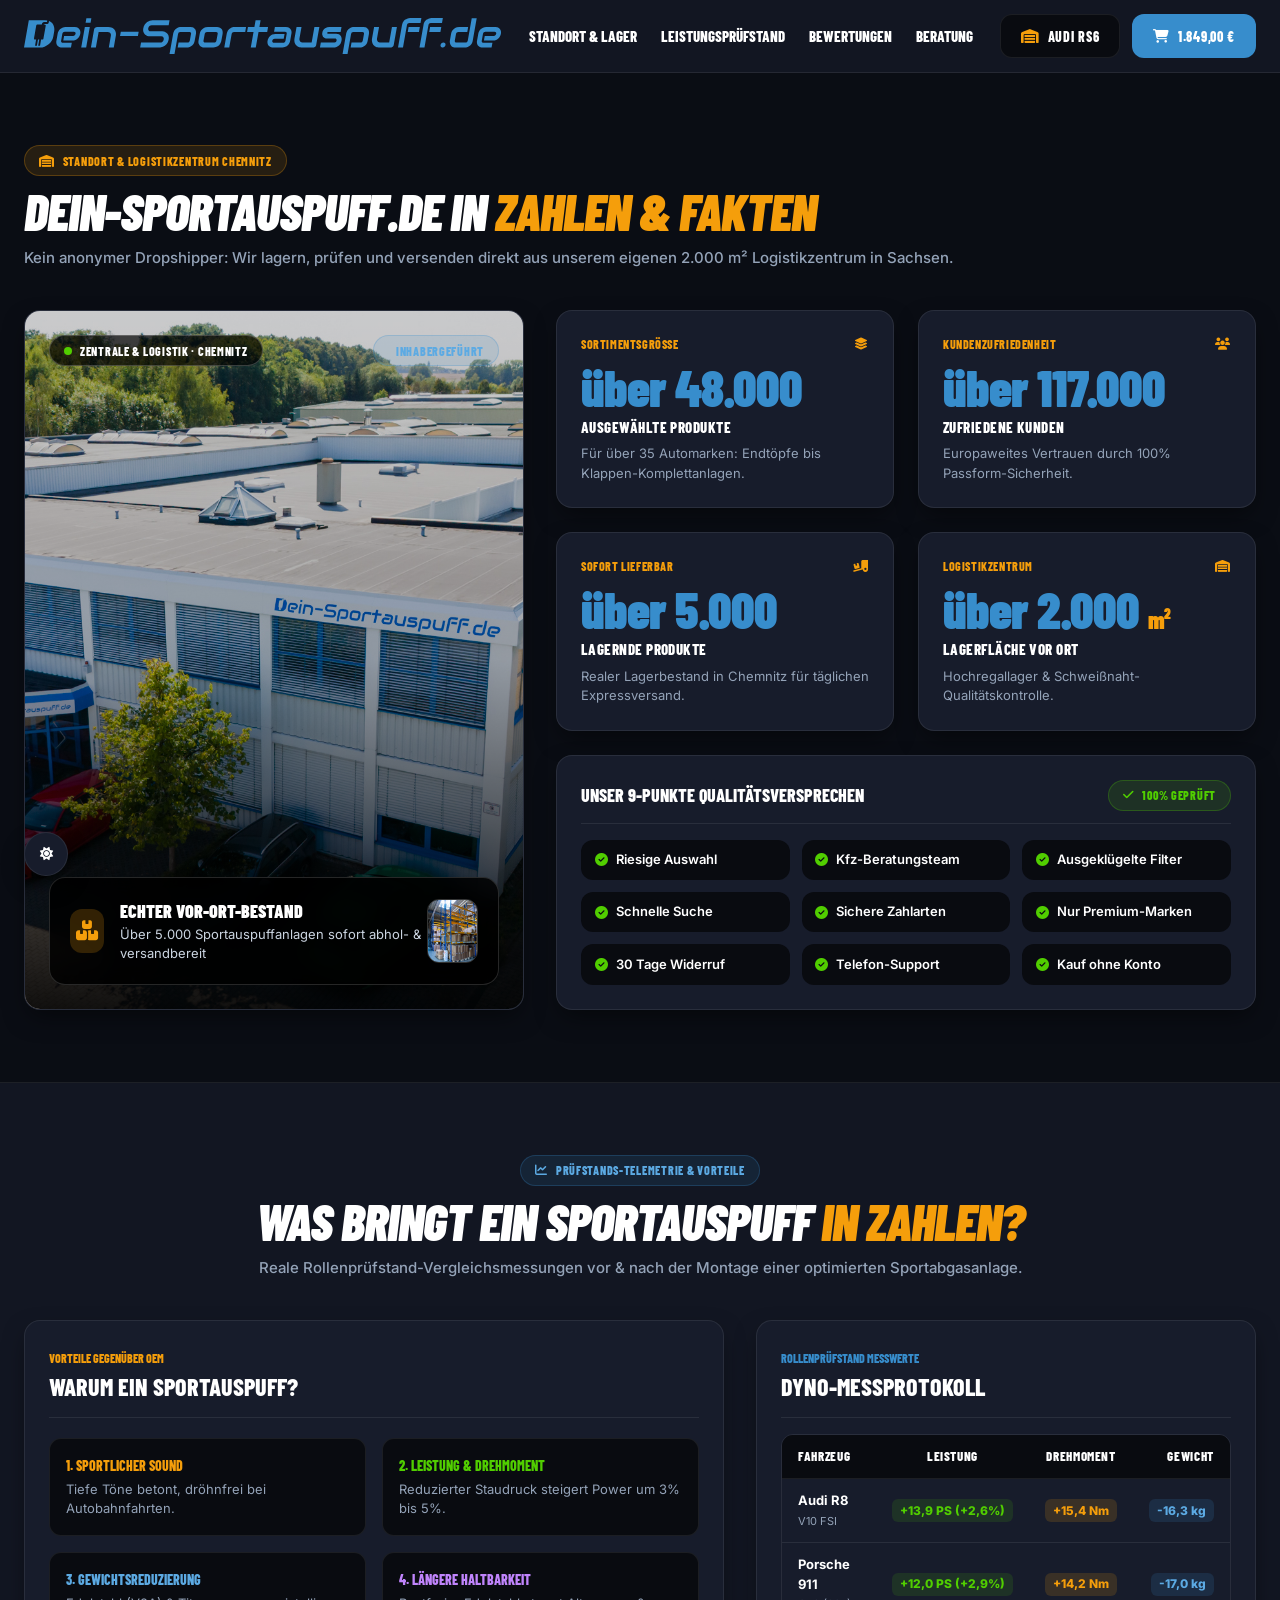
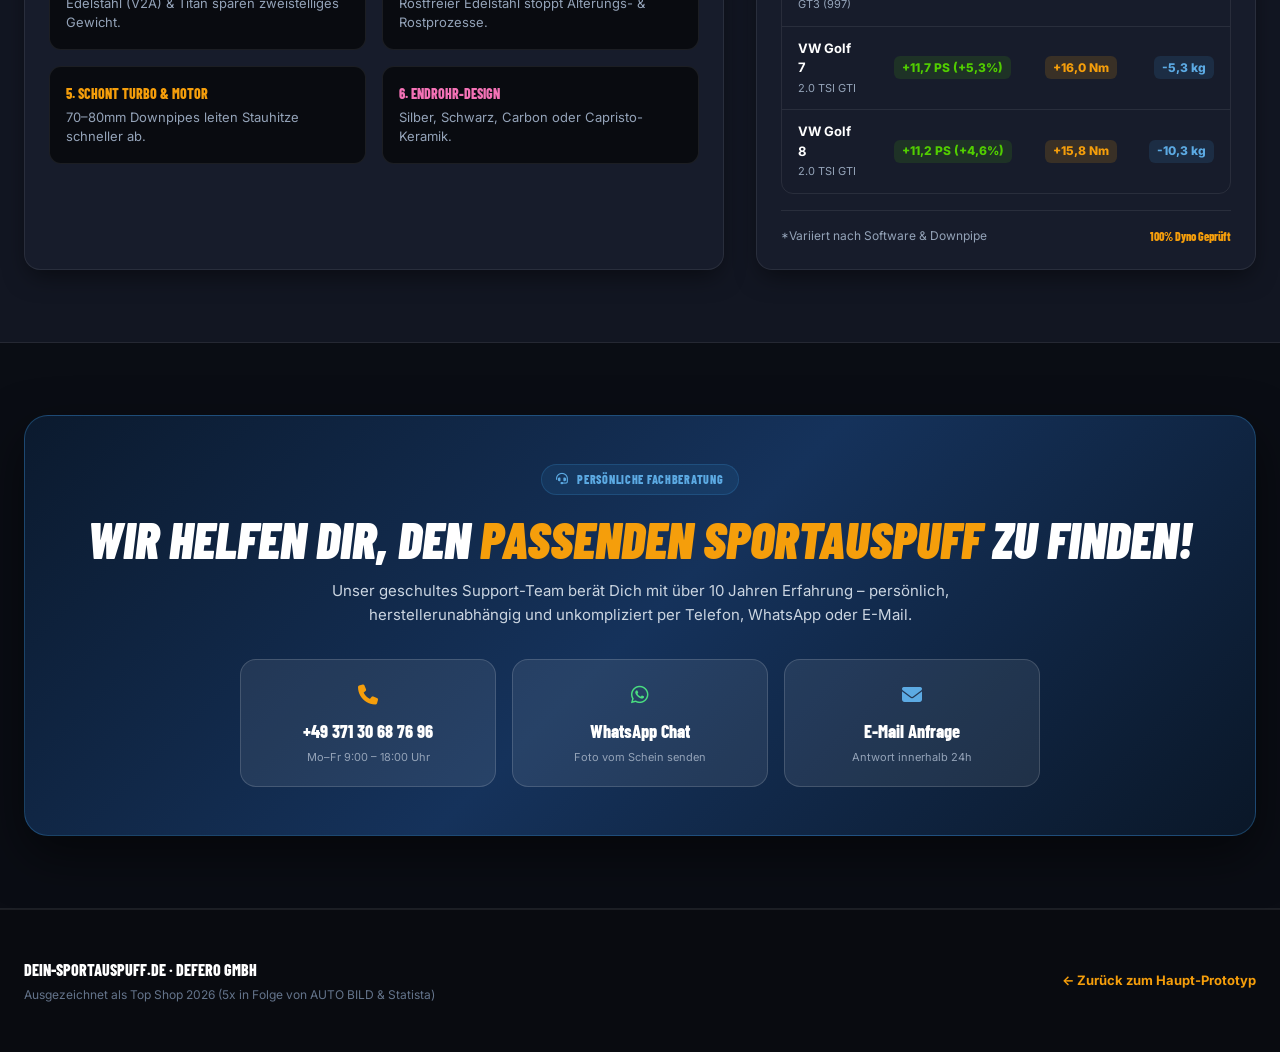
<file: beispiel-produktions-template.html>
<!DOCTYPE html>
<html lang="de">
<head>
  <meta charset="UTF-8">
  <meta name="viewport" content="width=device-width, initial-scale=1.0">
  <meta name="robots" content="noindex, nofollow">
  <title>Dein-Sportauspuff.de · Produktions-Template (Beispiel mit kompakten Klassen)</title>

  <!-- Google Fonts: Inter & Barlow Condensed -->
  <link rel="preconnect" href="https://fonts.googleapis.com">
  <link rel="preconnect" href="https://fonts.gstatic.com" crossorigin>
  <link href="https://fonts.googleapis.com/css2?family=Barlow+Condensed:ital,wght@0,600;0,700;0,800;0,900;1,700;1,800&family=Inter:wght@400;500;600;700;800&display=swap" rel="stylesheet">
  
  <!-- Font Awesome Icons -->
  <link rel="stylesheet" href="https://cdnjs.cloudflare.com/ajax/libs/font-awesome/6.4.0/css/all.min.css">

  <!-- REINES PRODUKTIONS-CSS (KEIN TAILWIND-CDN!) -->
  <link rel="stylesheet" href="assets/production-components.css">
</head>
<body id="appBody">

  <!-- ========================================================================= -->
  <!-- 1. HEADER (Kompakt & 44px Klickziel-Symmetrie)                            -->
  <!-- ========================================================================= -->
  <header style="background: var(--panel-bg); border-bottom: 1px solid var(--panel-border); position: sticky; top: 0; z-index: 40;">
    <div class="ds-container" style="display: flex; align-items: center; justify-content: space-between; height: 4.5rem;">
      
      <!-- Logo -->
      <a href="index.html" style="display: flex; align-items: center; gap: 0.75rem;">
        <img src="assets/dein-sportauspuff.svg" alt="Dein-Sportauspuff.de" style="height: 2.25rem;">
      </a>

      <!-- Haupt-Navigation (Kompakt) -->
      <nav style="display: flex; align-items: center; gap: 1.5rem; font-family: var(--font-racing); text-transform: uppercase; font-weight: 800; font-size: 0.9375rem;">
        <a href="#standort-fakten" style="color: var(--text-main); transition: color 0.2s;">Standort &amp; Lager</a>
        <a href="#leistung" style="color: var(--text-main); transition: color 0.2s;">Leistungsprüfstand</a>
        <a href="#bewertungen" style="color: var(--text-main); transition: color 0.2s;">Bewertungen</a>
        <a href="#support" style="color: var(--text-main); transition: color 0.2s;">Beratung</a>
      </nav>

      <!-- Aktionsleiste (Exakt 44px Höhe gemäß Regel 2) -->
      <div style="display: flex; align-items: center; gap: 0.75rem;">
        <div class="ds-btn ds-btn-secondary" style="height: 2.75rem; border-radius: var(--radius-md);">
          <i class="fa-solid fa-warehouse text-orange"></i>
          <span>Audi RS6</span>
        </div>
        <div class="ds-btn ds-btn-blue" style="height: 2.75rem; border-radius: var(--radius-md);">
          <i class="fa-solid fa-cart-shopping"></i>
          <span>1.849,00 €</span>
        </div>
      </div>

    </div>
  </header>

  <!-- ========================================================================= -->
  <!-- 2. SEKTION: STANDORT & LOGISTIKZENTRUM (Zahlen & Fakten)                  -->
  <!-- ========================================================================= -->
  <section id="standort-fakten" class="ds-section ds-section-page">
    <div class="ds-container">

      <!-- Header -->
      <div class="ds-header-block">
        <div class="ds-pill ds-pill-orange">
          <i class="fa-solid fa-warehouse"></i>
          <span>Standort &amp; Logistikzentrum Chemnitz</span>
        </div>
        <h2 class="ds-title">
          DEIN-SPORTAUSPUFF.DE IN <span class="text-orange">ZAHLEN &amp; FAKTEN</span>
        </h2>
        <p class="ds-subtitle">
          Kein anonymer Dropshipper: Wir lagern, prüfen und versenden direkt aus unserem eigenen 2.000 m² Logistikzentrum in Sachsen.
        </p>
      </div>

      <!-- Asymmetrischer 12er Split -->
      <div class="ds-split-12">

        <!-- Links: Foto Firmengebäude -->
        <div class="ds-card ds-dark-surface" style="padding: 0; position: relative; overflow: hidden; min-height: 480px; display: flex; flex-direction: column; justify-content: space-between;">
          <img src="assets/standort/zentrale-front.jpg" alt="Firmengebäude Chemnitz" style="position: absolute; inset: 0; width: 100%; height: 100%; object-fit: cover;">
          <div style="position: absolute; inset: 0; background: linear-gradient(to top, rgba(0,0,0,0.92) 0%, rgba(0,0,0,0.3) 50%, rgba(0,0,0,0.2) 100%);"></div>

          <!-- Oben: Badges -->
          <div style="position: relative; z-index: 10; padding: 1.5rem; display: flex; justify-content: space-between;">
            <div class="ds-pill" style="background: rgba(0,0,0,0.7); color: #FFF; border: 1px solid rgba(255,255,255,0.2);">
              <span class="ds-pulse-dot"></span>
              <span>Zentrale &amp; Logistik · Chemnitz</span>
            </div>
            <div class="ds-pill ds-pill-blue">
              <i class="fa-solid fa-shield-check"></i>
              <span>Inhabergeführt</span>
            </div>
          </div>

          <!-- Unten: Schwebende Vor-Ort-Garantie -->
          <div style="position: relative; z-index: 10; padding: 1.5rem;">
            <div style="background: rgba(0,0,0,0.85); backdrop-filter: blur(10px); border: 1px solid rgba(255,255,255,0.15); border-radius: var(--radius-lg); padding: 1.25rem; display: flex; align-items: center; justify-content: space-between;">
              <div style="display: flex; align-items: center; gap: 1rem;">
                <div style="width: 2.75rem; height: 2.75rem; border-radius: 0.75rem; background: rgba(245, 158, 11, 0.2); color: var(--brand-orange); display: flex; align-items: center; justify-content: center; font-size: 1.25rem;">
                  <i class="fa-solid fa-boxes-stacked"></i>
                </div>
                <div>
                  <div style="font-family: var(--font-racing); font-size: 1.125rem; font-weight: 900; text-transform: uppercase; color: #FFF;">Echter Vor-Ort-Bestand</div>
                  <div style="font-size: 0.8125rem; color: #CBD5E1;">Über 5.000 Sportauspuffanlagen sofort abhol- &amp; versandbereit</div>
                </div>
              </div>
              <img src="assets/standort/lager-warehouse.jpg" alt="Lager" style="width: 4rem; height: 4rem; border-radius: 0.75rem; object-fit: cover; border: 1px solid rgba(255,255,255,0.2);">
            </div>
          </div>
        </div>

        <!-- Rechts: 4 KPIs & 9-Punkte-Matrix -->
        <div style="display: flex; flex-direction: column; gap: 1.5rem;">

          <!-- 2x2 Grid Zahlen -->
          <div class="ds-grid-2">
            <div class="ds-card ds-card-kpi ds-card-hover">
              <div class="ds-kpi-eyebrow">Sortimentsgröße <i class="fa-solid fa-layer-group"></i></div>
              <div class="ds-kpi-val">über 48.000</div>
              <h4 class="ds-kpi-title">Ausgewählte Produkte</h4>
              <p class="ds-kpi-desc">Für über 35 Automarken: Endtöpfe bis Klappen-Komplettanlagen.</p>
            </div>

            <div class="ds-card ds-card-kpi ds-card-hover">
              <div class="ds-kpi-eyebrow">Kundenzufriedenheit <i class="fa-solid fa-users"></i></div>
              <div class="ds-kpi-val">über 117.000</div>
              <h4 class="ds-kpi-title">Zufriedene Kunden</h4>
              <p class="ds-kpi-desc">Europaweites Vertrauen durch 100% Passform-Sicherheit.</p>
            </div>

            <div class="ds-card ds-card-kpi ds-card-hover">
              <div class="ds-kpi-eyebrow">Sofort lieferbar <i class="fa-solid fa-truck-ramp-box"></i></div>
              <div class="ds-kpi-val">über 5.000</div>
              <h4 class="ds-kpi-title">Lagernde Produkte</h4>
              <p class="ds-kpi-desc">Realer Lagerbestand in Chemnitz für täglichen Expressversand.</p>
            </div>

            <div class="ds-card ds-card-kpi ds-card-hover">
              <div class="ds-kpi-eyebrow">Logistikzentrum <i class="fa-solid fa-warehouse"></i></div>
              <div class="ds-kpi-val">über 2.000 <span style="font-size: 1.5rem; color: var(--brand-orange);">m²</span></div>
              <h4 class="ds-kpi-title">Lagerfläche vor Ort</h4>
              <p class="ds-kpi-desc">Hochregallager &amp; Schweißnaht-Qualitätskontrolle.</p>
            </div>
          </div>

          <!-- 9-Punkte Matrix -->
          <div class="ds-card">
            <div style="display: flex; align-items: center; justify-content: space-between; border-bottom: 1px solid var(--panel-border); padding-bottom: 0.75rem; margin-bottom: 1rem;">
              <h4 style="font-family: var(--font-racing); font-size: 1.125rem; font-weight: 800; text-transform: uppercase;">
                Unser 9-Punkte Qualitätsversprechen
              </h4>
              <span class="ds-pill ds-pill-green"><i class="fa-solid fa-check"></i> 100% Geprüft</span>
            </div>

            <div class="ds-grid-3" style="gap: 0.75rem; font-size: 0.8125rem;">
              <div style="background: var(--tier1-bg); padding: 0.65rem 0.85rem; border-radius: var(--radius-md); display: flex; align-items: center; gap: 0.5rem; font-weight: 600;">
                <i class="fa-solid fa-circle-check text-green"></i> <span>Riesige Auswahl</span>
              </div>
              <div style="background: var(--tier1-bg); padding: 0.65rem 0.85rem; border-radius: var(--radius-md); display: flex; align-items: center; gap: 0.5rem; font-weight: 600;">
                <i class="fa-solid fa-circle-check text-green"></i> <span>Kfz-Beratungsteam</span>
              </div>
              <div style="background: var(--tier1-bg); padding: 0.65rem 0.85rem; border-radius: var(--radius-md); display: flex; align-items: center; gap: 0.5rem; font-weight: 600;">
                <i class="fa-solid fa-circle-check text-green"></i> <span>Ausgeklügelte Filter</span>
              </div>
              <div style="background: var(--tier1-bg); padding: 0.65rem 0.85rem; border-radius: var(--radius-md); display: flex; align-items: center; gap: 0.5rem; font-weight: 600;">
                <i class="fa-solid fa-circle-check text-green"></i> <span>Schnelle Suche</span>
              </div>
              <div style="background: var(--tier1-bg); padding: 0.65rem 0.85rem; border-radius: var(--radius-md); display: flex; align-items: center; gap: 0.5rem; font-weight: 600;">
                <i class="fa-solid fa-circle-check text-green"></i> <span>Sichere Zahlarten</span>
              </div>
              <div style="background: var(--tier1-bg); padding: 0.65rem 0.85rem; border-radius: var(--radius-md); display: flex; align-items: center; gap: 0.5rem; font-weight: 600;">
                <i class="fa-solid fa-circle-check text-green"></i> <span>Nur Premium-Marken</span>
              </div>
              <div style="background: var(--tier1-bg); padding: 0.65rem 0.85rem; border-radius: var(--radius-md); display: flex; align-items: center; gap: 0.5rem; font-weight: 600;">
                <i class="fa-solid fa-circle-check text-green"></i> <span>30 Tage Widerruf</span>
              </div>
              <div style="background: var(--tier1-bg); padding: 0.65rem 0.85rem; border-radius: var(--radius-md); display: flex; align-items: center; gap: 0.5rem; font-weight: 600;">
                <i class="fa-solid fa-circle-check text-green"></i> <span>Telefon-Support</span>
              </div>
              <div style="background: var(--tier1-bg); padding: 0.65rem 0.85rem; border-radius: var(--radius-md); display: flex; align-items: center; gap: 0.5rem; font-weight: 600;">
                <i class="fa-solid fa-circle-check text-green"></i> <span>Kauf ohne Konto</span>
              </div>
            </div>
          </div>

        </div>

      </div>

    </div>
  </section>

  <!-- ========================================================================= -->
  <!-- 3. SEKTION: LEISTUNGSPRÜFSTAND IN ZAHLEN (Telemetrie & Vorteile)          -->
  <!-- ========================================================================= -->
  <section id="leistung" class="ds-section ds-section-panel">
    <div class="ds-container">

      <!-- Header -->
      <div class="ds-header-block ds-header-center">
        <div class="ds-pill ds-pill-blue">
          <i class="fa-solid fa-chart-line"></i>
          <span>Prüfstands-Telemetrie &amp; Vorteile</span>
        </div>
        <h2 class="ds-title">
          WAS BRINGT EIN SPORTAUSPUFF <span class="text-orange">IN ZAHLEN?</span>
        </h2>
        <p class="ds-subtitle">
          Reale Rollenprüfstand-Vergleichsmessungen vor &amp; nach der Montage einer optimierten Sportabgasanlage.
        </p>
      </div>

      <!-- Telemetrie Split -->
      <div class="ds-split-12" style="grid-template-columns: 7fr 5fr;">

        <!-- Links: Die 6 Kernvorteile -->
        <div class="ds-card" style="display: flex; flex-direction: column; justify-content: space-between;">
          <div>
            <div style="border-bottom: 1px solid var(--panel-border); padding-bottom: 0.75rem; margin-bottom: 1.25rem;">
              <span style="font-family: var(--font-racing); font-size: 0.75rem; font-weight: 800; text-transform: uppercase; color: var(--brand-orange);">
                Vorteile gegenüber OEM
              </span>
              <h3 style="font-family: var(--font-racing); font-size: 1.5rem; font-weight: 800; text-transform: uppercase;">
                Warum ein Sportauspuff?
              </h3>
            </div>

            <div class="ds-grid-2" style="gap: 1rem; font-size: 0.8125rem;">
              <div style="background: var(--tier1-bg); padding: 1rem; border-radius: var(--radius-md); border: 1px solid var(--panel-border);">
                <div style="font-family: var(--font-racing); font-size: 0.875rem; font-weight: 800; text-transform: uppercase; color: var(--brand-orange); margin-bottom: 0.25rem;">
                  1. Sportlicher Sound
                </div>
                <div style="color: var(--text-muted); line-height: 1.5;">
                  Tiefe Töne betont, dröhnfrei bei Autobahnfahrten.
                </div>
              </div>

              <div style="background: var(--tier1-bg); padding: 1rem; border-radius: var(--radius-md); border: 1px solid var(--panel-border);">
                <div style="font-family: var(--font-racing); font-size: 0.875rem; font-weight: 800; text-transform: uppercase; color: var(--brand-green); margin-bottom: 0.25rem;">
                  2. Leistung &amp; Drehmoment
                </div>
                <div style="color: var(--text-muted); line-height: 1.5;">
                  Reduzierter Staudruck steigert Power um 3% bis 5%.
                </div>
              </div>

              <div style="background: var(--tier1-bg); padding: 1rem; border-radius: var(--radius-md); border: 1px solid var(--panel-border);">
                <div style="font-family: var(--font-racing); font-size: 0.875rem; font-weight: 800; text-transform: uppercase; color: var(--brand-blue-bright); margin-bottom: 0.25rem;">
                  3. Gewichtsreduzierung
                </div>
                <div style="color: var(--text-muted); line-height: 1.5;">
                  Edelstahl (V2A) &amp; Titan sparen zweistelliges Gewicht.
                </div>
              </div>

              <div style="background: var(--tier1-bg); padding: 1rem; border-radius: var(--radius-md); border: 1px solid var(--panel-border);">
                <div style="font-family: var(--font-racing); font-size: 0.875rem; font-weight: 800; text-transform: uppercase; color: #C084FC; margin-bottom: 0.25rem;">
                  4. Längere Haltbarkeit
                </div>
                <div style="color: var(--text-muted); line-height: 1.5;">
                  Rostfreier Edelstahl stoppt Alterungs- &amp; Rostprozesse.
                </div>
              </div>

              <div style="background: var(--tier1-bg); padding: 1rem; border-radius: var(--radius-md); border: 1px solid var(--panel-border);">
                <div style="font-family: var(--font-racing); font-size: 0.875rem; font-weight: 800; text-transform: uppercase; color: var(--brand-orange); margin-bottom: 0.25rem;">
                  5. Schont Turbo &amp; Motor
                </div>
                <div style="color: var(--text-muted); line-height: 1.5;">
                  70–80mm Downpipes leiten Stauhitze schneller ab.
                </div>
              </div>

              <div style="background: var(--tier1-bg); padding: 1rem; border-radius: var(--radius-md); border: 1px solid var(--panel-border);">
                <div style="font-family: var(--font-racing); font-size: 0.875rem; font-weight: 800; text-transform: uppercase; color: #F472B6; margin-bottom: 0.25rem;">
                  6. Endrohr-Design
                </div>
                <div style="color: var(--text-muted); line-height: 1.5;">
                  Silber, Schwarz, Carbon oder Capristo-Keramik.
                </div>
              </div>
            </div>
          </div>
        </div>

        <!-- Rechts: Telemetrie Tabelle -->
        <div class="ds-card" style="display: flex; flex-direction: column; justify-content: space-between;">
          <div>
            <div style="border-bottom: 1px solid var(--panel-border); padding-bottom: 0.75rem; margin-bottom: 1rem;">
              <span style="font-family: var(--font-racing); font-size: 0.75rem; font-weight: 800; text-transform: uppercase; color: var(--brand-blue);">
                Rollenprüfstand Messwerte
              </span>
              <h3 style="font-family: var(--font-racing); font-size: 1.5rem; font-weight: 800; text-transform: uppercase;">
                Dyno-Messprotokoll
              </h3>
            </div>

            <div class="ds-table-wrapper">
              <table class="ds-table">
                <thead>
                  <tr>
                    <th>Fahrzeug</th>
                    <th style="text-align: center;">Leistung</th>
                    <th style="text-align: center;">Drehmoment</th>
                    <th style="text-align: right;">Gewicht</th>
                  </tr>
                </thead>
                <tbody>
                  <tr>
                    <td><strong>Audi R8</strong><br><span style="font-size: 0.6875rem; color: var(--text-muted);">V10 FSI</span></td>
                    <td style="text-align: center;"><span class="ds-stat-badge ds-stat-plus">+13,9 PS (+2,6%)</span></td>
                    <td style="text-align: center;"><span class="ds-stat-badge ds-stat-nm">+15,4 Nm</span></td>
                    <td style="text-align: right;"><span class="ds-stat-badge ds-stat-minus">-16,3 kg</span></td>
                  </tr>
                  <tr>
                    <td><strong>Porsche 911</strong><br><span style="font-size: 0.6875rem; color: var(--text-muted);">GT3 (997)</span></td>
                    <td style="text-align: center;"><span class="ds-stat-badge ds-stat-plus">+12,0 PS (+2,9%)</span></td>
                    <td style="text-align: center;"><span class="ds-stat-badge ds-stat-nm">+14,2 Nm</span></td>
                    <td style="text-align: right;"><span class="ds-stat-badge ds-stat-minus">-17,0 kg</span></td>
                  </tr>
                  <tr>
                    <td><strong>VW Golf 7</strong><br><span style="font-size: 0.6875rem; color: var(--text-muted);">2.0 TSI GTI</span></td>
                    <td style="text-align: center;"><span class="ds-stat-badge ds-stat-plus">+11,7 PS (+5,3%)</span></td>
                    <td style="text-align: center;"><span class="ds-stat-badge ds-stat-nm">+16,0 Nm</span></td>
                    <td style="text-align: right;"><span class="ds-stat-badge ds-stat-minus">-5,3 kg</span></td>
                  </tr>
                  <tr>
                    <td><strong>VW Golf 8</strong><br><span style="font-size: 0.6875rem; color: var(--text-muted);">2.0 TSI GTI</span></td>
                    <td style="text-align: center;"><span class="ds-stat-badge ds-stat-plus">+11,2 PS (+4,6%)</span></td>
                    <td style="text-align: center;"><span class="ds-stat-badge ds-stat-nm">+15,8 Nm</span></td>
                    <td style="text-align: right;"><span class="ds-stat-badge ds-stat-minus">-10,3 kg</span></td>
                  </tr>
                </tbody>
              </table>
            </div>
          </div>

          <div style="border-top: 1px solid var(--panel-border); padding-top: 1rem; margin-top: 1rem; display: flex; justify-content: space-between; font-size: 0.75rem;">
            <span style="color: var(--text-muted);">*Variiert nach Software &amp; Downpipe</span>
            <span class="text-orange" style="font-weight: 800; font-family: var(--font-racing);">100% Dyno Geprüft</span>
          </div>
        </div>

      </div>

    </div>
  </section>

  <!-- ========================================================================= -->
  <!-- 4. SEKTION: SUPPORT-BANNER (Dark Surface Performance Highlight)           -->
  <!-- ========================================================================= -->
  <section id="support" class="ds-section ds-section-page">
    <div class="ds-container">

      <div class="ds-dark-surface" style="background: linear-gradient(135deg, #0b1a2e 0%, #15325b 50%, #0a1728 100%); border: 1px solid rgba(55, 141, 204, 0.35); border-radius: var(--radius-xl); padding: 3rem 2rem; text-align: center; box-shadow: 0 20px 50px rgba(0,0,0,0.5);">
        
        <div class="ds-pill ds-pill-blue" style="margin-bottom: 1rem;">
          <i class="fa-solid fa-headset"></i>
          <span>Persönliche Fachberatung</span>
        </div>

        <h2 style="font-family: var(--font-racing); font-size: clamp(2rem, 4vw, 3.25rem); font-weight: 900; text-transform: uppercase; font-style: italic; color: #FFF; line-height: 1.1;">
          WIR HELFEN DIR, DEN <span class="text-orange">PASSENDEN SPORTAUSPUFF</span> ZU FINDEN!
        </h2>

        <p style="color: #CBD5E1; max-width: 44rem; margin: 0.75rem auto 2rem; font-size: 0.9375rem; line-height: 1.6;">
          Unser geschultes Support-Team berät Dich mit über 10 Jahren Erfahrung – persönlich, herstellerunabhängig und unkompliziert per Telefon, WhatsApp oder E-Mail.
        </p>

        <!-- 3 Klick-Karten -->
        <div style="display: grid; grid-template-columns: repeat(auto-fit, minmax(220px, 1fr)); gap: 1rem; max-width: 50rem; margin: 0 auto;">
          <a href="tel:+4937130687696" style="background: rgba(255,255,255,0.08); border: 1px solid rgba(255,255,255,0.15); border-radius: var(--radius-lg); padding: 1.25rem; text-align: center; color: #FFF; transition: all 0.2s;">
            <div style="color: var(--brand-orange); font-size: 1.25rem; margin-bottom: 0.5rem;"><i class="fa-solid fa-phone"></i></div>
            <div style="font-family: var(--font-racing); font-size: 1.125rem; font-weight: 800;">+49 371 30 68 76 96</div>
            <div style="font-size: 0.6875rem; color: #94A3B8; margin-top: 0.25rem;">Mo–Fr 9:00 – 18:00 Uhr</div>
          </a>

          <a href="https://wa.me/4937130687696" target="_blank" style="background: rgba(255,255,255,0.08); border: 1px solid rgba(255,255,255,0.15); border-radius: var(--radius-lg); padding: 1.25rem; text-align: center; color: #FFF; transition: all 0.2s;">
            <div style="color: #4ADE80; font-size: 1.25rem; margin-bottom: 0.5rem;"><i class="fa-brands fa-whatsapp"></i></div>
            <div style="font-family: var(--font-racing); font-size: 1.125rem; font-weight: 800;">WhatsApp Chat</div>
            <div style="font-size: 0.6875rem; color: #94A3B8; margin-top: 0.25rem;">Foto vom Schein senden</div>
          </a>

          <a href="mailto:info@dein-sportauspuff.de" style="background: rgba(255,255,255,0.08); border: 1px solid rgba(255,255,255,0.15); border-radius: var(--radius-lg); padding: 1.25rem; text-align: center; color: #FFF; transition: all 0.2s;">
            <div style="color: var(--brand-blue-bright); font-size: 1.25rem; margin-bottom: 0.5rem;"><i class="fa-solid fa-envelope"></i></div>
            <div style="font-family: var(--font-racing); font-size: 1.125rem; font-weight: 800;">E-Mail Anfrage</div>
            <div style="font-size: 0.6875rem; color: #94A3B8; margin-top: 0.25rem;">Antwort innerhalb 24h</div>
          </a>
        </div>

      </div>

    </div>
  </section>

  <!-- ========================================================================= -->
  <!-- 5. FOOTER (Kompakt)                                                       -->
  <!-- ========================================================================= -->
  <footer style="background: #090B10; border-top: 1px solid rgba(255,255,255,0.08); padding: 3rem 0; font-size: 0.8125rem; color: #64748B;">
    <div class="ds-container" style="display: flex; flex-wrap: wrap; justify-content: space-between; align-items: center; gap: 1rem;">
      <div>
        <div style="color: #FFF; font-weight: 800; font-family: var(--font-racing); text-transform: uppercase; font-size: 1rem;">
          Dein-Sportauspuff.de · Defero GmbH
        </div>
        <div style="font-size: 0.75rem; margin-top: 0.25rem;">Ausgezeichnet als Top Shop 2026 (5x in Folge von AUTO BILD &amp; Statista)</div>
      </div>
      <div style="display: flex; gap: 1.5rem;">
        <a href="index.html" style="color: var(--brand-orange); font-weight: bold;">← Zurück zum Haupt-Prototyp</a>
      </div>
    </div>
  </footer>

  <!-- FLOATING THEME TOGGLE (Runder Umschalter unten links) -->
  <button id="floatingThemeToggle" class="ds-theme-toggle" onclick="toggleTheme()" title="Design umschalten">
    <i id="themeIcon" class="fa-solid fa-sun"></i>
  </button>

  <script>
    function toggleTheme() {
      const isLight = document.body.classList.toggle('theme-light');
      const icon = document.getElementById('themeIcon');
      if (isLight) {
        icon.className = 'fa-solid fa-moon';
      } else {
        icon.className = 'fa-solid fa-sun';
      }
    }
  </script>

</body>
</html>
</file>
<file: assets/production-components.css>
/**
 * Dein-Sportauspuff.de - Produktions-Komponenten-Stylesheet (CSS)
 * Reines, schlankes CSS ohne Tailwind-CDN für die finale Shop-Integration.
 * Single Source of Truth für Dark Performance & High-Contrast Light Mode.
 */

/* ========================================================================= */
/* 1. DESIGN TOKENS & FARBVARIABLEN                                          */
/* ========================================================================= */
:root {
  --brand-blue: #378DCC;
  --brand-blue-hover: #2875AB;
  --brand-blue-bright: #5CAAE3;
  --brand-orange: #F59E0B;
  --brand-orange-hover: #D97706;
  --brand-green: #51ce00;
  --brand-green-bg: rgba(81, 206, 0, 0.12);

  --page-bg: #0A0D14;
  --panel-bg: #121622;
  --panel-card: #171C2B;
  --panel-border: rgba(255, 255, 255, 0.08);
  --tier1-bg: #090B10;

  --text-main: #FFFFFF;
  --text-muted: #94A3B8;

  --font-racing: 'Barlow Condensed', sans-serif;
  --font-sans: 'Inter', -apple-system, BlinkMacSystemFont, "Segoe UI", Roboto, sans-serif;

  --radius-sm: 0.5rem;
  --radius-md: 0.75rem;
  --radius-lg: 1rem;
  --radius-xl: 1.5rem;
  --radius-pill: 9999px;

  --shadow-card: 0 10px 25px -5px rgba(0, 0, 0, 0.5);
  --shadow-glow-blue: 0 0 35px rgba(55, 141, 204, 0.25);
  --shadow-glow-orange: 0 0 35px rgba(245, 158, 11, 0.25);
}

body.theme-light {
  --brand-green: #368900;
  --brand-green-bg: rgba(54, 137, 0, 0.12);

  --page-bg: #F8FAFC;
  --panel-bg: #FFFFFF;
  --panel-card: #FFFFFF;
  --panel-border: rgba(0, 0, 0, 0.08);
  --tier1-bg: #F1F5F9;

  --text-main: #0F172A;
  --text-muted: #64748B;

  --shadow-card: 0 10px 25px -5px rgba(15, 23, 42, 0.06);
}

/* ========================================================================= */
/* 2. BASE & RESET                                                           */
/* ========================================================================= */
*, *::before, *::after {
  box-sizing: border-box;
  margin: 0;
  padding: 0;
}

body {
  font-family: var(--font-sans);
  background-color: var(--page-bg);
  color: var(--text-main);
  line-height: 1.5;
  transition: background-color 0.3s ease, color 0.3s ease;
  overflow-x: clip;
}

a {
  color: inherit;
  text-decoration: none;
}

/* ========================================================================= */
/* 3. LAYOUT & CONTAINER PRIMITIVES                                          */
/* ========================================================================= */
.ds-container {
  width: 100%;
  max-width: 1600px;
  margin-left: auto;
  margin-right: auto;
  padding-left: 1.5rem;
  padding-right: 1.5rem;
}

.ds-section {
  padding-top: 4.5rem;
  padding-bottom: 4.5rem;
  border-bottom: 1px solid var(--panel-border);
  transition: background-color 0.3s ease;
}

.ds-section-page {
  background-color: var(--page-bg);
}

.ds-section-panel {
  background-color: var(--panel-bg);
}

/* Grid Layouts */
.ds-grid-2 {
  display: grid;
  grid-template-columns: 1fr;
  gap: 1.5rem;
}
@media (min-width: 640px) {
  .ds-grid-2 { grid-template-columns: repeat(2, 1fr); }
}

.ds-grid-3 {
  display: grid;
  grid-template-columns: 1fr;
  gap: 1.5rem;
}
@media (min-width: 768px) {
  .ds-grid-3 { grid-template-columns: repeat(2, 1fr); }
}
@media (min-width: 1024px) {
  .ds-grid-3 { grid-template-columns: repeat(3, 1fr); }
}

.ds-grid-4 {
  display: grid;
  grid-template-columns: 1fr;
  gap: 1.5rem;
}
@media (min-width: 640px) {
  .ds-grid-4 { grid-template-columns: repeat(2, 1fr); }
}
@media (min-width: 1024px) {
  .ds-grid-4 { grid-template-columns: repeat(4, 1fr); }
}

.ds-split-12 {
  display: grid;
  grid-template-columns: 1fr;
  gap: 2rem;
  align-items: stretch;
}
@media (min-width: 1024px) {
  .ds-split-12 {
    grid-template-columns: 5fr 7fr;
  }
}

/* ========================================================================= */
/* 4. TYPOGRAFIE & HEADLINES                                                 */
/* ========================================================================= */
.ds-header-block {
  margin-bottom: 2.5rem;
}
.ds-header-center {
  text-align: center;
  max-width: 50rem;
  margin-left: auto;
  margin-right: auto;
}

.ds-title {
  font-family: var(--font-racing);
  font-size: clamp(2rem, 4vw, 3.25rem);
  font-weight: 900;
  text-transform: uppercase;
  font-style: italic;
  letter-spacing: -0.02em;
  line-height: 1.05;
  color: var(--text-main);
  margin-top: 0.5rem;
}

.text-orange { color: var(--brand-orange) !important; }
.text-blue   { color: var(--brand-blue) !important; }
.text-green  { color: var(--brand-green) !important; }

.ds-subtitle {
  font-size: 0.9375rem;
  font-weight: 500;
  color: var(--text-muted);
  margin-top: 0.5rem;
  line-height: 1.6;
}

/* ========================================================================= */
/* 5. BADGES & PILLS                                                         */
/* ========================================================================= */
.ds-pill {
  display: inline-flex;
  align-items: center;
  gap: 0.5rem;
  padding: 0.35rem 0.875rem;
  border-radius: var(--radius-pill);
  font-family: var(--font-racing);
  font-size: 0.75rem;
  font-weight: 800;
  text-transform: uppercase;
  letter-spacing: 0.06em;
}

.ds-pill-orange {
  background: rgba(245, 158, 11, 0.12);
  color: var(--brand-orange);
  border: 1px solid rgba(245, 158, 11, 0.25);
}

.ds-pill-blue {
  background: rgba(55, 141, 204, 0.12);
  color: var(--brand-blue-bright);
  border: 1px solid rgba(55, 141, 204, 0.25);
}

.ds-pill-green {
  background: var(--brand-green-bg);
  color: var(--brand-green);
  border: 1px solid rgba(81, 206, 0, 0.25);
}

.ds-pulse-dot {
  width: 0.5rem;
  height: 0.5rem;
  border-radius: 50%;
  background: var(--brand-green);
  animation: ds-pulse 2s cubic-bezier(0.4, 0, 0.6, 1) infinite;
}

@keyframes ds-pulse {
  0%, 100% { opacity: 1; transform: scale(1); }
  50% { opacity: 0.4; transform: scale(0.85); }
}

/* ========================================================================= */
/* 6. CARDS & BENTO CONTAINER                                                */
/* ========================================================================= */
.ds-card {
  background: var(--panel-card);
  border: 1px solid var(--panel-border);
  border-radius: var(--radius-lg);
  padding: 1.5rem;
  transition: border-color 0.2s ease, transform 0.2s ease, box-shadow 0.2s ease;
  box-shadow: var(--shadow-card);
}

.ds-card-hover:hover {
  border-color: rgba(55, 141, 204, 0.4);
  transform: translateY(-2px);
}

/* KPI Card */
.ds-card-kpi {
  display: flex;
  flex-direction: column;
  justify-content: space-between;
}
.ds-kpi-eyebrow {
  display: flex;
  align-items: center;
  justify-content: space-between;
  font-family: var(--font-racing);
  font-size: 0.75rem;
  font-weight: 800;
  text-transform: uppercase;
  letter-spacing: 0.05em;
  color: var(--brand-orange);
}
.ds-kpi-val {
  font-family: var(--font-racing);
  font-size: clamp(2.25rem, 4vw, 3.25rem);
  font-weight: 900;
  color: var(--brand-blue);
  line-height: 1;
  margin: 0.5rem 0 0.25rem;
  letter-spacing: -0.02em;
}
.ds-kpi-title {
  font-family: var(--font-racing);
  font-size: 0.9375rem;
  font-weight: 800;
  text-transform: uppercase;
  color: var(--text-main);
  letter-spacing: 0.03em;
}
.ds-kpi-desc {
  font-size: 0.8125rem;
  color: var(--text-muted);
  margin-top: 0.35rem;
  line-height: 1.5;
}

/* Dark Surface Card (Behält immer weiße Schrift) */
.ds-dark-surface {
  color: #FFFFFF !important;
}
.ds-dark-surface p {
  color: #CBD5E1 !important;
}

/* ========================================================================= */
/* 7. TELEMETRIE & DATENTABELLE                                              */
/* ========================================================================= */
.ds-table-wrapper {
  overflow-x: auto;
  border-radius: var(--radius-md);
  border: 1px solid var(--panel-border);
}

.ds-table {
  width: 100%;
  border-collapse: collapse;
  font-size: 0.8125rem;
  text-align: left;
}

.ds-table th {
  padding: 0.75rem 1rem;
  font-family: var(--font-racing);
  text-transform: uppercase;
  font-weight: 800;
  letter-spacing: 0.05em;
  color: var(--text-main);
  background: var(--tier1-bg);
  border-bottom: 1px solid var(--panel-border);
}

.ds-table td {
  padding: 0.75rem 1rem;
  border-bottom: 1px solid var(--panel-border);
  color: var(--text-main);
}

.ds-table tr:last-child td {
  border-bottom: none;
}

.ds-stat-badge {
  display: inline-flex;
  align-items: center;
  gap: 0.25rem;
  padding: 0.15rem 0.5rem;
  border-radius: 0.375rem;
  font-size: 0.75rem;
  font-weight: 800;
  white-space: nowrap;
}
.ds-stat-plus  { background: var(--brand-green-bg); color: var(--brand-green); }
.ds-stat-nm    { background: rgba(245, 158, 11, 0.15); color: var(--brand-orange); }
.ds-stat-minus { background: rgba(55, 141, 204, 0.15); color: var(--brand-blue-bright); }

/* ========================================================================= */
/* 8. BUTTONS & HEADER AKTIONEN (44px REGEL)                                 */
/* ========================================================================= */
.ds-btn {
  display: inline-flex;
  align-items: center;
  justify-content: center;
  gap: 0.5rem;
  height: 2.75rem; /* 44px Klickziel-Symmetrie */
  padding: 0 1.25rem;
  border-radius: var(--radius-md);
  font-family: var(--font-racing);
  font-size: 0.875rem;
  font-weight: 800;
  text-transform: uppercase;
  letter-spacing: 0.05em;
  cursor: pointer;
  border: 1px solid transparent;
  transition: all 0.2s ease;
}

.ds-btn-primary {
  background: var(--brand-orange);
  color: #FFFFFF;
}
.ds-btn-primary:hover {
  background: var(--brand-orange-hover);
  transform: translateY(-1px);
}

.ds-btn-secondary {
  background: var(--tier1-bg);
  color: var(--text-main);
  border-color: var(--panel-border);
}
.ds-btn-secondary:hover {
  border-color: var(--brand-blue);
  color: var(--brand-blue);
}

.ds-btn-blue {
  background: var(--brand-blue);
  color: #FFFFFF;
}
.ds-btn-blue:hover {
  background: var(--brand-blue-hover);
}

/* ========================================================================= */
/* 9. FLOATING THEME TOGGLE                                                  */
/* ========================================================================= */
.ds-theme-toggle {
  position: fixed;
  bottom: 1.5rem;
  left: 1.5rem;
  z-index: 50;
  width: 2.75rem;
  height: 2.75rem;
  border-radius: 50%;
  background: var(--panel-card);
  border: 1px solid var(--panel-border);
  color: var(--text-main);
  display: flex;
  align-items: center;
  justify-content: center;
  cursor: pointer;
  box-shadow: 0 10px 25px rgba(0, 0, 0, 0.3);
  transition: transform 0.2s ease;
}
.ds-theme-toggle:hover {
  transform: scale(1.1);
}
</file>
